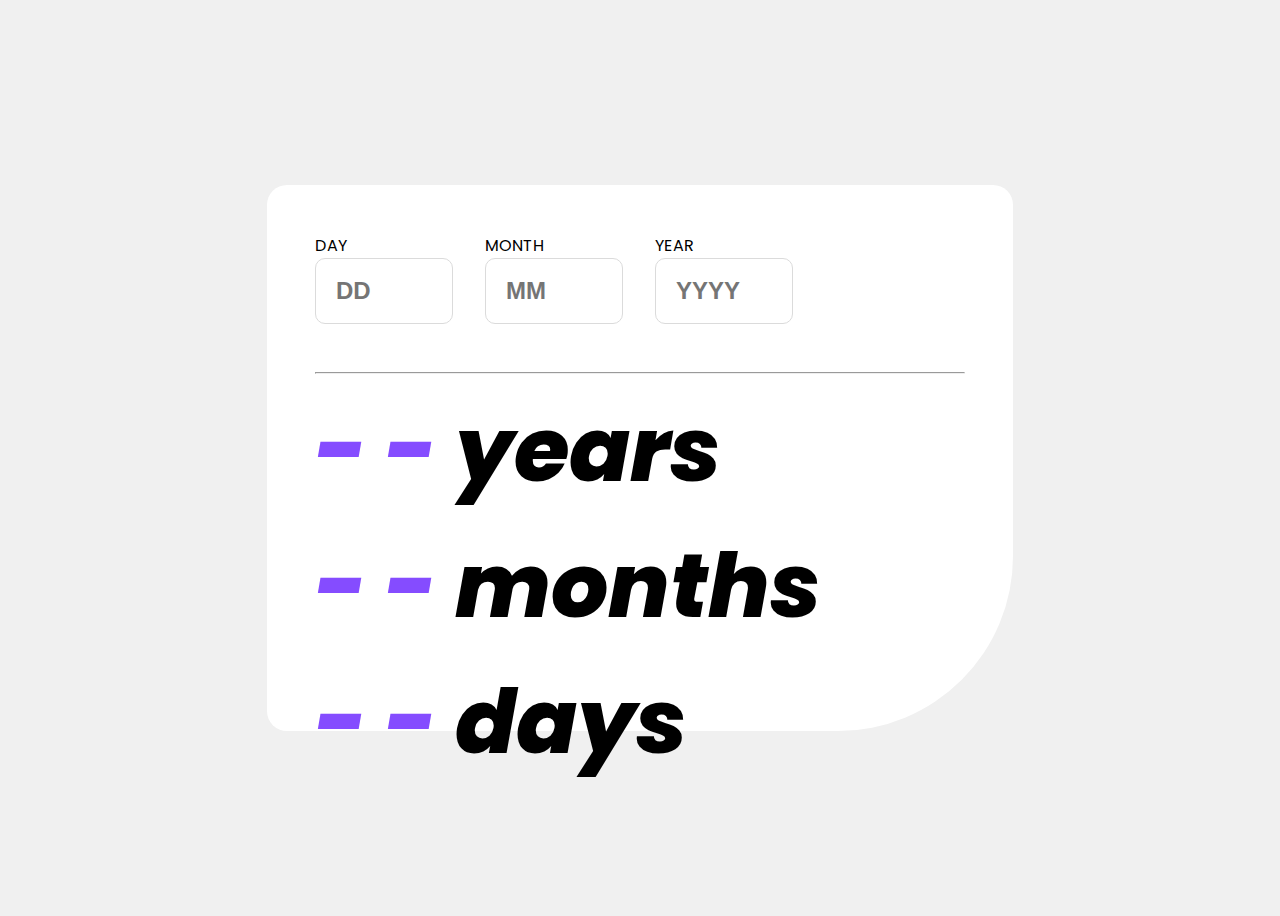
<file: age-calculator-app-main/index.html>
<!DOCTYPE html>
<html lang="en">
<head>
  <meta charset="UTF-8">
  <meta name="viewport" content="width=device-width, initial-scale=1.0"> <!-- displays site properly based on user's device -->

  <link rel="icon" type="image/png" sizes="32x32" href="./assets/images/favicon-32x32.png">
  <link rel="stylesheet" href="styles.css">
  <title>Frontend Mentor | Age calculator app</title>
</head>
<body>

  <main>

    <div class="calculator">
      <div class="inputs">
        <div class="day">
          <div class="label">Day</div>
          <input placeholder="DD" type="text">
        </div>
        <div class="month">
          <div class="label">Month</div>
          <input placeholder="MM" type="text">
        </div>
        <div class="year">
          <div class="label">Year</div>
          <input placeholder="YYYY" type="text">
        </div>
      </div>
      <hr>
      <div class="result">
        <div class="center"><h2><span>- -</span> years</h2></div>
        <div class="center"><h2><span>- -</span> months</h2></div>
        <div class="center"><h2><span>- -</span> days</h2></div>
        
        
        
      </div>
    </div>
    
  </main>
   
  <script src="script.js"></script>
</body>
</html>
</file>
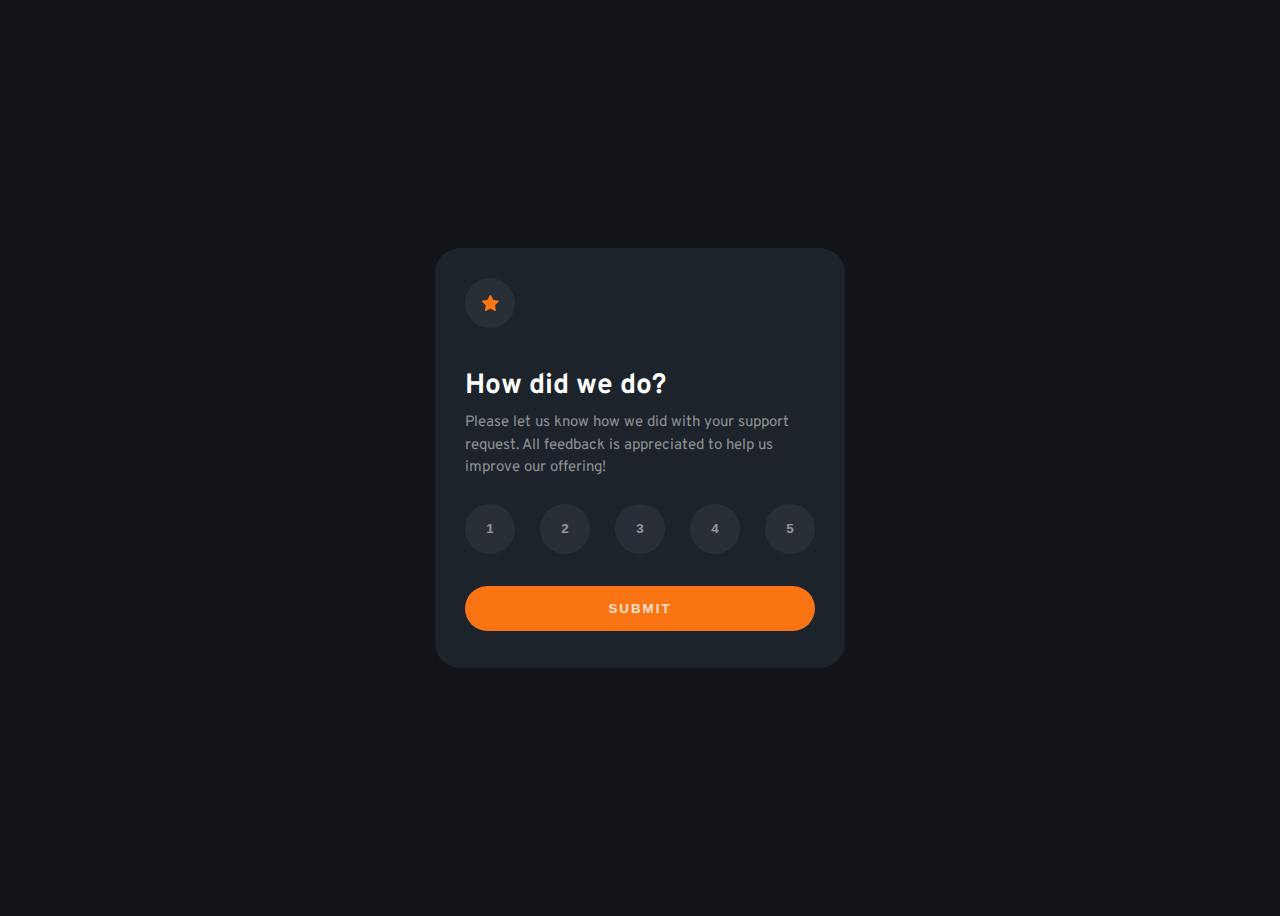
<file: interactive-rating-component-main/index.html>
<!DOCTYPE html>
<html lang="en">
  <head>
    <meta charset="UTF-8" />
    <meta name="viewport" content="width=device-width, initial-scale=1.0" />
    <link
      rel="icon"
      type="image/png"
      sizes="32x32"
      href="./images/favicon-32x32.png"
    />
    <title>Frontend Mentor | Interactive rating component</title>
    <link rel="stylesheet" href="index.css" />
  </head>
  <body>
    <main>
      <div class="rating-component">
        <div class="image"><img src="images/icon-star.svg" alt="" /></div>

        <h1>How did we do?</h1>

        <p>
          Please let us know how we did with your support request. All feedback
          is appreciated to help us improve our offering!
        </p>

        <ul class="ratings">
          <li class="rating"><button class="btn">1</button></li>
          <li class="rating"><button class="btn">2</button></li>
          <li class="rating"><button class="btn">3</button></li>
          <li class="rating"><button class="btn">4</button></li>
          <li class="rating"><button class="btn">5</button></li>
        </ul>

        <button class="submit">Submit</button>
      </div>

      <div class="thank-you hidden">
        <img src="images/illustration-thank-you.svg" alt="" />

        <div class="points">
          <p>You selected <span>4</span> out of 5</p>
        </div>

        <h1>Thank you!</h1>

        <p class="text">
          We appreciate you taking the time to give a rating. If you ever need
          more support, don't hesitate to get in touch!
        </p>
      </div>
    </main>

    <script src="index.js"></script>
  </body>
</html>
</file>
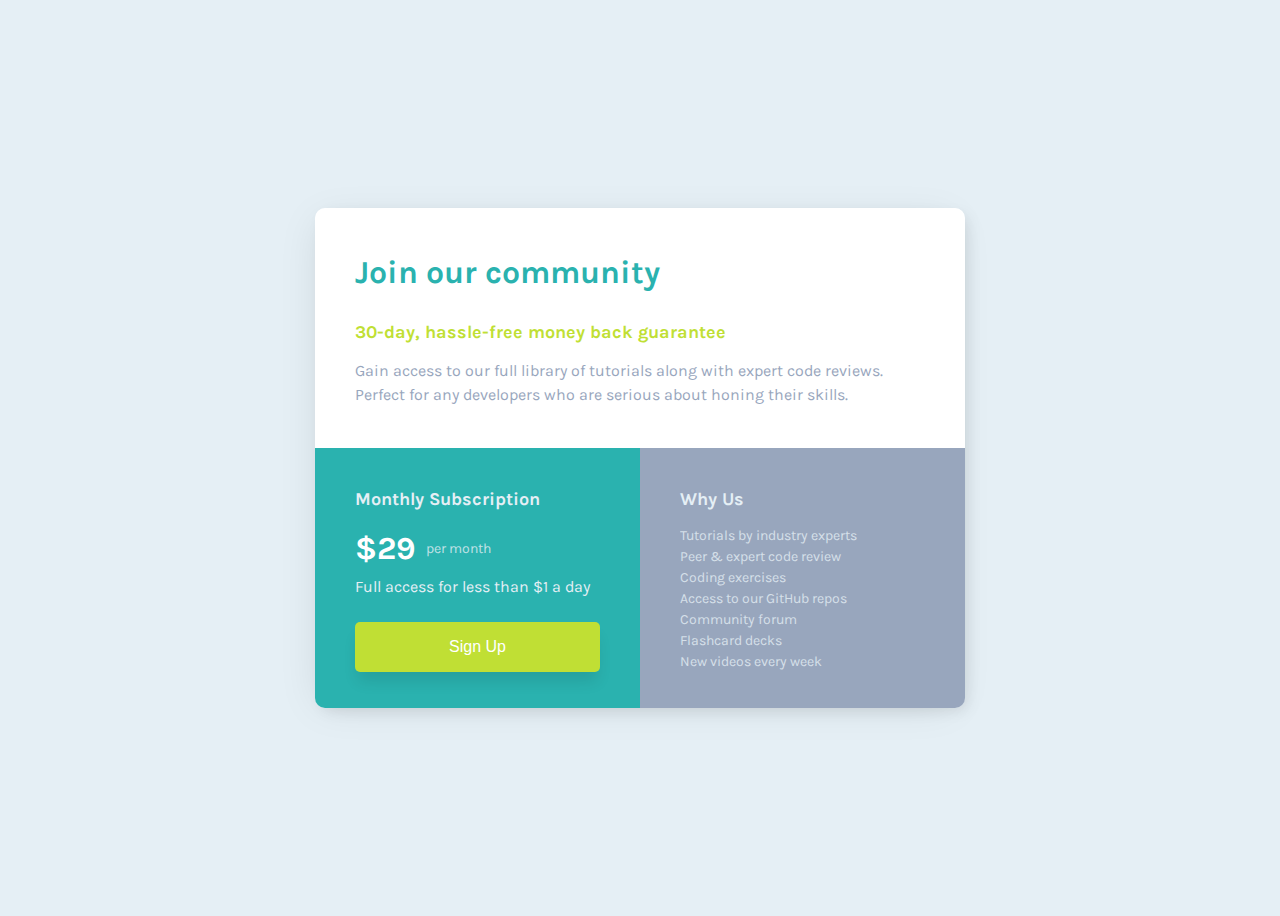
<file: price-component/index.html>
<!DOCTYPE html>
<html lang="en">
<head>
  <meta charset="UTF-8">
  <meta name="viewport" content="width=device-width, initial-scale=1.0"> <!-- displays site properly based on user's device -->
  <link rel="icon" type="image/png" sizes="32x32" href="./images/favicon-32x32.png">
  <link rel="stylesheet" href="styles.css">
  <title>Frontend Mentor | Single Price Grid Component</title>
</head>
<body>

  <main>

    <div class="price-component">

      <section class="community">
        <h1>Join our community</h1>
        <h2 class="h2-community">30-day, hassle-free money back guarantee</h2>
        <p class="p-community">Gain access to our full library of tutorials along with expert code reviews. Perfect for any developers who are serious about honing their skills.</p>
      </section>

      <section class="subscription">
        <h2 class="h2-subscription">Monthly Subscription</h2>
        <h2 class="subscription-amount"><span class="amount">&dollar;29</span><span class="subscription-length">per month</span></h2>
        <p class="p-subscription">Full access for less than &dollar;1 a day</p>
        <button class="sign-up">Sign Up</button>
      </section>

      <section class="why-us">
        <h2 class="h2-why-us">Why Us</h2>
        <ul class="reasons">
          <li>Tutorials by industry experts</li>
          <li>Peer &amp; expert code review</li>
          <li>Coding exercises</li>
          <li>Access to our GitHub repos</li>
          <li>Community forum</li>
          <li>Flashcard decks</li>
          <li>New videos every week</li>
        </ul>
      </section>

    </div>

  </main>
</body>
</html>
</file>
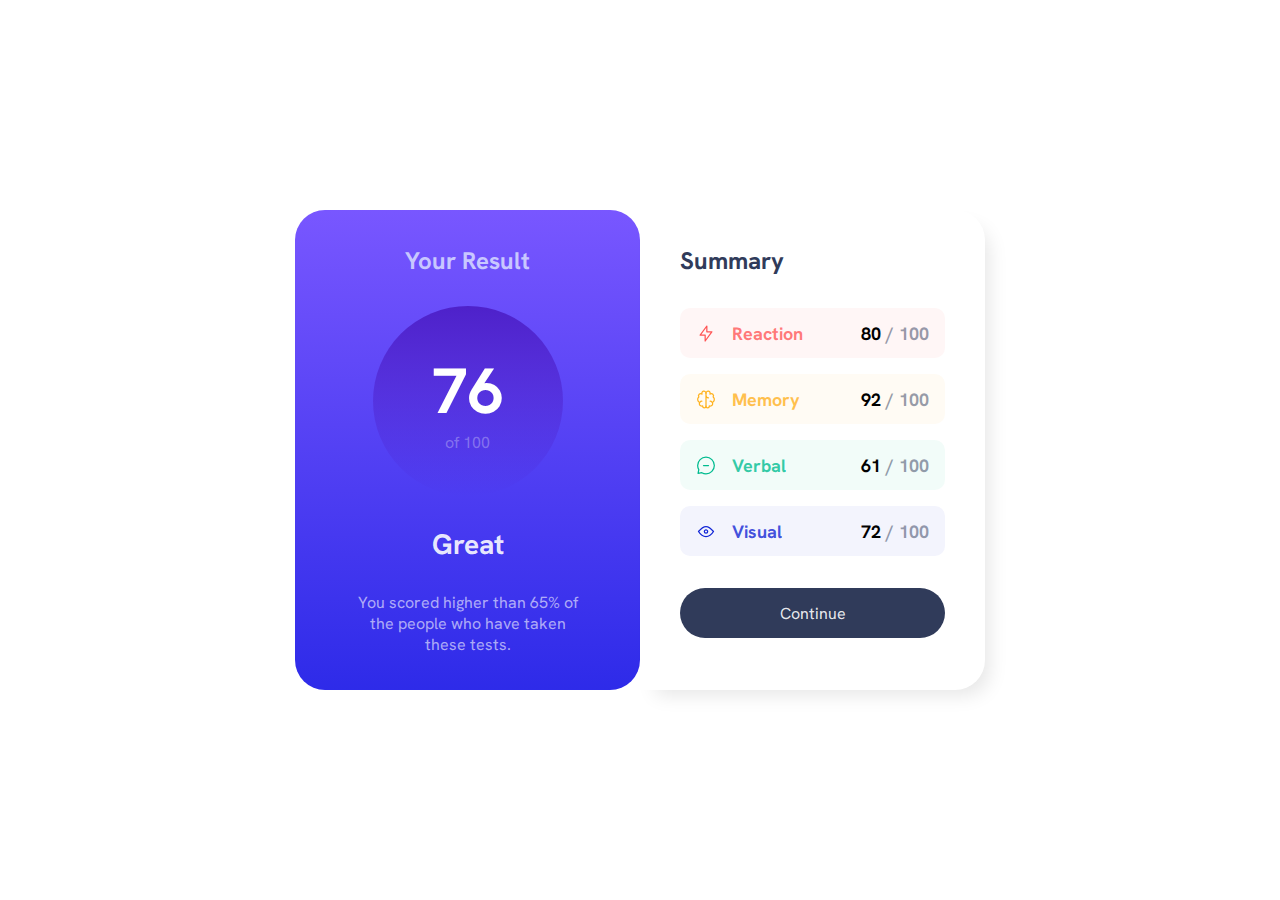
<file: results-summary-component-main/index.html>
<!DOCTYPE html>
<html lang="en">
<head>
  <meta charset="UTF-8">
  <meta name="viewport" content="width=device-width, initial-scale=1.0">
  <link rel="icon" type="image/png" sizes="32x32" href="./assets/images/favicon-32x32.png">
  <title>Frontend Mentor | Results summary component</title>
  <link rel="stylesheet" href="styles.css">
</head>
<body>

  <main>
    <div class="result-summary">
      <div class="result">
        <h1>Your Result</h1>
        <div class="score"><p><span>76</span> <br> of 100</p></div>
        <h2>Great</h2>
        <p class="score-info">You scored higher than 65% of the people who have taken these tests.</p>
      </div>
      <div class="summary">
        <h2>Summary</h2>
        <div class="summary-items">
          <div class="item a">
            <div class="name"><img src="/results-summary-component-main/assets/images/icon-reaction.svg" alt=""> <p>Reaction</p></div>
            <div class="scr"><p><span>80</span><span class="greyed-out"> / 100</span></p></div>
          </div>
          <div class="item b">
            <div class="name"><img src="/results-summary-component-main/assets/images/icon-memory.svg" alt=""> <p>Memory</p> </div>
            <div class="scr"><p><span>92</span><span class="greyed-out"> / 100</span></p></div>
          </div>
          <div class="item c">
            <div class="name"><img src="/results-summary-component-main/assets/images/icon-verbal.svg" alt=""> <p>Verbal</p> </div>
            <div class="scr"><p><span>61</span><span class="greyed-out"> / 100</span></p></div>
          </div>
          <div class="item d">
            <div class="name"><img src="/results-summary-component-main/assets/images/icon-visual.svg" alt=""> <p>Visual</p> </div>
            <div class="scr"><p><span>72</span><span class="greyed-out"> / 100</span></p></div>
          </div>
        </div>
        <button>Continue</button>
      </div>
    </div>
  </main>
</body>
</html>
</file>
<file: age-calculator-app-main/styles.css>
@import url('https://fonts.googleapis.com/css2?family=Poppins:ital,wght@0,700;1,400;1,800&display=swap');

:root {
    --clr-primary-purple: hsl(259, 100%, 65%);
    --clr-primary-light-red: hsl(0, 100%, 67%);

    --clr-neutral-white: hsl(0, 0%, 100%);
    --clr-neutral-off-white: hsl(0, 0%, 94%);
    --clr-neutral-light-grey: hsl(0, 0%, 86%);
    --clr-neutral-smokey-grey: hsl(0, 1%, 44%);
    --clr-neutral-off-black: hsl(0, 0%, 8%);

    --fts-inputs: 32px;

    --fw-400-i: 400;
    --fs-400-i: italic;

    --fw-700: 700;

    --fw-800-i: 800;
    --fs-800-i: italic;
}

body {
    display: grid;
    place-content: center;
    min-height: 100vh;
    background-color: var(--clr-neutral-off-white);
}

.calculator {
    width: 650px;
    height: 450px;
    border-radius: 20px;
    border-bottom-right-radius: 175px;
    padding: 3rem;
    font-family: 'Poppins', sans-serif;
    background-color: var(--clr-neutral-white);
}

.inputs {
    display: flex;
    gap: 2rem;
    text-transform: uppercase;
    margin-bottom: 3rem;
}

input {
    width: 6rem;
    height: 4rem;
    border-radius: 10px;
    font-size: 24px;
    font-weight: 800;
    padding: 0 20px;
    border: 1px solid;
    border-color: var(--clr-neutral-light-grey);
}

h2 {
    font-weight: 800;
    margin: 0;
    font-size: 90px;
    font-style: italic;
}

span {
    color: var(--clr-primary-purple);
    font-style: italic;
    margin: 0;
}

.center {
    display: flex;
    align-items: center;
}
</file>
<file: interactive-rating-component-main/index.css>
@import url(https://fonts.googleapis.com/css2?family=Overpass:wght@400;700&display=swap);
:root {
  --orange: 25, 97%, 53%;
  --white: 0, 0%, 100%;
  --light-grey: 217, 12%, 63%;
  --medium-grey: 216, 12%, 54%;
  --dark-blue: 213, 19%, 18%;
  --very-dark-blue: 216, 12%, 8%;
  --font-family-default: "Overpass", sans-serif;
  --fs-p: 15px;
  --fw-400: 400;
  --fw-700: 700;
}

body {
  font-family: var(--font-family-default);
  display: grid;
  place-content: center;
  min-height: 100vh;
  background-color: hsl(var(--very-dark-blue));
}

.rating-component {
  width: 100%;
  max-width: 350px;
  height: 360px;
  border-radius: 25px;
  background-color: hsl(var(--dark-blue), 0.6);
  padding: 30px;
  display: flex;
  flex-direction: column;
  gap: 0.5rem;
}
.rating-component h1 {
  color: hsl(var(--white));
  font-size: 1.75rem;
  margin-bottom: 0;
  margin-top: 2rem;
  font-weight: var(--fw-700);
}
.rating-component p {
  color: hsl(var(--white), 0.5);
  margin: 0;
}
.rating-component .image {
  display: grid;
  place-content: center;
  border-radius: 100vw;
  width: 50px;
  height: 50px;
  background-color: hsl(var(--light-grey), 0.1);
}
.rating-component .ratings {
  list-style: none;
  display: flex;
  justify-content: space-between;
  padding: 0;
}
.rating-component .ratings .rating {
  display: grid;
  place-content: center;
  border-radius: 100vw;
  width: 50px;
  height: 50px;
  background-color: hsl(var(--light-grey), 0.1);
}
.rating-component .ratings .rating button {
  width: 100%;
  height: 100%;
  background-color: transparent;
  border-radius: 100vw;
  width: 50px;
  height: 50px;
  color: hsl(var(--white), 0.5);
  font-weight: var(--fw-700);
  border: none;
  cursor: pointer;
  transition: 0.1s ease-in-out;
}
.rating-component .ratings .rating button:hover {
  background-color: hsl(var(--orange));
  color: hsl(var(--white), 0.9);
}
.rating-component .ratings .rating .selected {
  background-color: hsl(var(--white), 0.5);
}
.rating-component .submit {
  width: 100%;
  background-color: hsl(var(--orange));
  border: none;
  border-radius: 25px;
  height: 45px;
  text-transform: uppercase;
  color: hsl(var(--white), 0.8);
  letter-spacing: 2px;
  font-weight: var(--fw-700);
  cursor: pointer;
  margin-top: 0.5rem;
  transition: 0.1s ease-in-out;
}
.rating-component .submit:hover {
  background-color: hsl(var(--white), 0.9);
  color: hsl(var(--orange));
}

.thank-you {
  width: 100%;
  max-width: 350px;
  border-radius: 25px;
  background-color: hsl(var(--dark-blue), 0.6);
  margin-bottom: 2rem;
  padding: 30px;
  display: flex;
  flex-direction: column;
  gap: 2rem;
  text-align: center;
  align-items: center;
}
.thank-you img {
  width: 150px;
  margin-top: 1rem;
}
.thank-you h1 {
  margin-bottom: 0;
}
.thank-you .points {
  border-radius: 25px;
  background-color: hsl(var(--light-grey), 0.1);
  color: hsl(var(--orange), 0.8);
  display: grid;
  place-content: center;
  min-height: 30px;
  min-width: 200px;
}
.thank-you .points p {
  margin: 0;
}
.thank-you h1 {
  margin: 0;
  color: hsl(var(--white), 0.9);
  font-size: 1.75rem;
}
.thank-you .text {
  margin-left: 5px;
  margin-right: 5px;
  color: hsl(var(--white), 0.5);
  margin-top: 0;
}

p {
  font-size: var(--fs-p);
  line-height: 1.5;
}

.hidden {
  display: none;
}

main {
  display: flex;
}

@media (max-width: 375px) {
  p {
    font-size: 13px;
  }
  .rating-component {
    margin: auto 10px;
  }
  .thank-you {
    margin: auto 10px;
  }
}/*# sourceMappingURL=index.css.map */
</file>
<file: price-component/styles.css>
@import url('https://fonts.googleapis.com/css2?family=Karla:ital,wght@0,200;0,300;0,400;0,500;0,600;0,700;0,800;1,200;1,300;1,400;1,500;1,600;1,700;1,800&display=swap');

:root {
    --cyan: hsl(179, 62%, 43%);
    --bright-yellow: hsl(71, 73%, 54%);
    --light-gray: hsl(204, 43%, 93%);
    --grayish-blue: hsl(218, 22%, 67%);
    --section-padding: 25px 40px;
}

body {
    display: flex;
    justify-content: center;
    align-items: center;
    min-height: 100vh;
    background-color: var(--light-gray);
    font-family: 'Karla', sans-serif;
}

.price-component {
    display: grid;
    grid-template-columns: repeat(2, 1fr);
    grid-column-gap: 0px;
    grid-row-gap: 0px;
    width: 650px;
    border-radius: 10px;
    overflow: hidden;
    box-shadow: 5px 5px 15px -3px rgba(0,0,0,0.1),-5px 5px 42px -9px rgba(0,0,0,0.1);
}

h1 {
    color: var(--cyan);
}

.h2-community {
    color: var(--bright-yellow);
    font-size: 18px;
    margin-top: 30px;
}

.p-community {
    color: var(--grayish-blue);
    line-height: 1.5;
}
    
.community {
    grid-area: 1 / 1 / 2 / 3;
    background-color: white;
    padding: var(--section-padding);
}

.subscription { 
    grid-area: 2 / 1 / 3 / 2;
    padding: var(--section-padding);
    background-color: var(--cyan);
    height: 210px;
    color: white;
}

.h2-subscription {
    font-size: 18px;
    color: var(--light-gray);
}

.p-subscription {
    color: var(--light-gray);
}

.amount {
    font-size: 32px;
}

.subscription-length {
    color: var(--light-gray);
    font-size: 14px;
    font-weight: normal;
    opacity: .8;
}

.subscription-amount {
    display: flex;
    align-items: center;
    gap: 10px;
    margin-bottom: 0;
}

.subscription p {
    margin-top: 10px;
}

.sign-up {
    background-color: var(--bright-yellow);
    border: none;
    color: white;
    width: 100%;
    height: 50px;
    margin-top: 10px;
    border-radius: 5px;
    font-size: 16px;
    box-shadow: 0px 12px 15px -3px rgba(0,0,0,0.1);
}

.why-us { 
    grid-area: 2 / 2 / 3 / 3;
    padding: var(--section-padding);
    background-color: var(--grayish-blue);
    color: var(--light-gray);
}

.h2-why-us {
    color: var(--light-gray);
    font-size: 18px;
}

.reasons {
    margin: 0;
    padding: 0;
    list-style: none;
    font-size: 14px;
    line-height: 1.5;
    opacity: .8;
}

@media (max-width: 375px) {
    .price-component {
        display: flex;
        flex-direction: column;
        width: 320px;
        border-radius: 5px;
    }
    
    h1 {
        font-size: 20px;
        width: 100%;
    }

    .community {
        padding: 15px 25px;
    }

    .subscription {
        padding: 15px 25px;
    }

    .why-us {
        padding: 15px 25px;
    }

    .h2-community {
        font-size: 15px;
    }

    .p-community {
        line-height: 2;
        font-size: 14px;
    }

    .reasons {
        margin-bottom: 10px;
    }


}
</file>
<file: results-summary-component-main/styles.css>
@import url('https://fonts.googleapis.com/css2?family=Hanken+Grotesk:wght@500;700;800&display=swap');

:root {
  --clr-primary-hsl-400: 252, 100%, 67%;
  --clr-primary-hsl-500: 256, 72%, 46%;
  --clr-secondary-hsl-400: 241, 81%, 54%;
  --clr-secondary-hsl-500: 241, 72%, 46%;

  --clr-neutral-hsl-100: 0, 0%, 100%;
  --clr-neutral-hsl-200: 221, 100%, 96%;
  --clr-neutral-hsl-300: 241, 100%, 89%;
  --clr-neutral-hsl-700: 224, 30%, 27%;

  --clr-neutral-100: hsl(var(--clr-neutral-hsl-100));
  --clr-neutral-200: hsl(var(--clr-neutral-hsl-200));
  --clr-neutral-300: hsl(var(--clr-neutral-hsl-300));
  --clr-neutral-700: hsl(var(--clr-neutral-hsl-700));

  --clr-primary-400: hsl(var(--clr-primary-hsl-400));
  --clr-primary-500: hsla(var(--clr-primary-hsl-500));
  --clr-secondary-400: hsl(var(--clr-secondary-hsl-400));

  --gradient-primary: linear-gradient(
    var(--clr-primary-400),
    var(--clr-secondary-400)
  );

  --gradient-to-transparent: linear-gradient(
    var(--clr-primary-500),
    hsl(var(--clr-secondary-hsl-500), 0)
  );

  --clr-accent-1: 0, 100%, 67%;
  --clr-accent-2: 39, 100%, 56%;
  --clr-accent-3: 166, 100%, 37%;
  --clr-accent-4: 234, 85%, 45%;

  --font-family-default: 'Hanken Grotesk', sans-serif;

  --fw-regular: 500;
  --fw-bold: 700;
  --fw-black: 800;

  --fs-400: 1.125rem;
  --fs-500: 1.25rem;
  --fs-600: 1.5rem;
  --fs-700: 1.75rem;
  --fs-800: 4rem;
  --fs-900: 5rem;

  --padding-section-1: 35px 60px;
  --padding-section-2: 35px 40px;
  --width-sections: 345px;
  --height-sections: 480px;
  --border-radius: 30px;
}

*,
*::before,
*::after {
  box-sizing: border-box;
}

* {
  margin: 0;
  font: inherit;
}

img,
svg {
  display: block;
  max-width: 100%;
}

body {
  display: grid;
  min-height: 100vh;
  place-items: center;
  font-family: var(--font-family-default);
}

.result-summary {
    display: flex;
    flex-direction: row;
    background-color: #fff;
    border-radius: var(--border-radius);
}

.result {
    border-radius: var(--border-radius);
    padding: var(--padding-section-1);
    background: var(--gradient-primary);
    width: var(--width-sections);
    display: flex;
    flex-direction: column;
    justify-content: space-between;
    align-items: center;
    text-align: center;
}

.score {
   width: 190px;
   height: 190px;
   border-radius: 100vw;
   display: grid;
   place-content: center;
   text-align: center;
   background: var(--gradient-to-transparent);
}

.score span {
    color: #fff;
    font-size: var(--fs-800);
    font-weight: var(--fw-bold);
}

.score p {
    color: hsl(var(--clr-neutral-hsl-100), 0.3);
}

h1 {
    color: var(--clr-neutral-300);
    font-size: var(--fs-600);
    font-weight: bold;
}

.result h2 {
    font-size: var(--fs-700);
    color: hsl(var(--clr-neutral-hsl-100), .9);
    font-weight: var(--fw-bold);
    
}

.score-info {
    color:hsl(var(--clr-neutral-hsl-100), .6);
    
}

.summary {
    padding: var(--padding-section-2);
    width: var(--width-sections);
    height: var(--height-sections);
    border-radius: 0px 30px 30px 0px;
    background-color: #fff;
    display: flex;
    flex-direction: column;
    gap: 2rem;
    box-shadow: 10px 11px 19px -6px rgba(0,0,0,0.1);
}

.summary h2 {
    font-size: var(--fs-600);
    font-weight: var(--fw-bold);
    color: hsl(var(--clr-neutral-hsl-700));
}

.summary-items {
    display: flex;
    flex-direction: column;
    gap: 1rem;
}

.item {
    display: flex;
    justify-content: space-between;
    align-items: center;
    height: 50px;
    border-radius: 10px;
    padding: 0 1rem;
    font-weight: var(--fw-bold);
    font-size: var(--fs-400);
}

.a {
    background-color: hsl(var(--clr-accent-1),.05);
}

.a .name {
    display: flex;
    gap: 1rem;
}

.a .name p {
    color: hsl(var(--clr-accent-1),.8);
}

.b {
    background-color: hsl(var(--clr-accent-2),.05);
}

.b .name {
    display: flex;
    gap: 1rem;
}

.b .name p {
    color: hsl(var(--clr-accent-2),.8);
}

.c {
    background-color: hsl(var(--clr-accent-3),.05);
}

.c .name {
    display: flex;
    gap: 1rem;
}

.c .name p {
    color: hsl(var(--clr-accent-3),.8);
}

.d {
    background-color: hsl(var(--clr-accent-4),.05);
}

.d .name {
    display: flex;
    gap: 1rem;
}

.d .name p {
    color: hsl(var(--clr-accent-4),.8);
}

.greyed-out {
    color: hsl(var(--clr-neutral-hsl-700),.5);
}

button {
    height: 50px;
    border-radius: 100vw;
    color: hsl(var(--clr-neutral-hsl-100), 0.9);
    border: none;
    background-color: hsl(var(--clr-neutral-hsl-700));
}

button:hover {
    background: var(--gradient-primary);
}

@media (max-width: 375px) {
    body {
        min-height: 0;
    }

    .result-summary {
        flex-direction: column;
    }

    .result {
        width: 100%;
        border-radius: 0px 0px 30px 30px;
        gap: 1rem;
    }

    .summary {
        width: 100%;
    }
}
</file>
